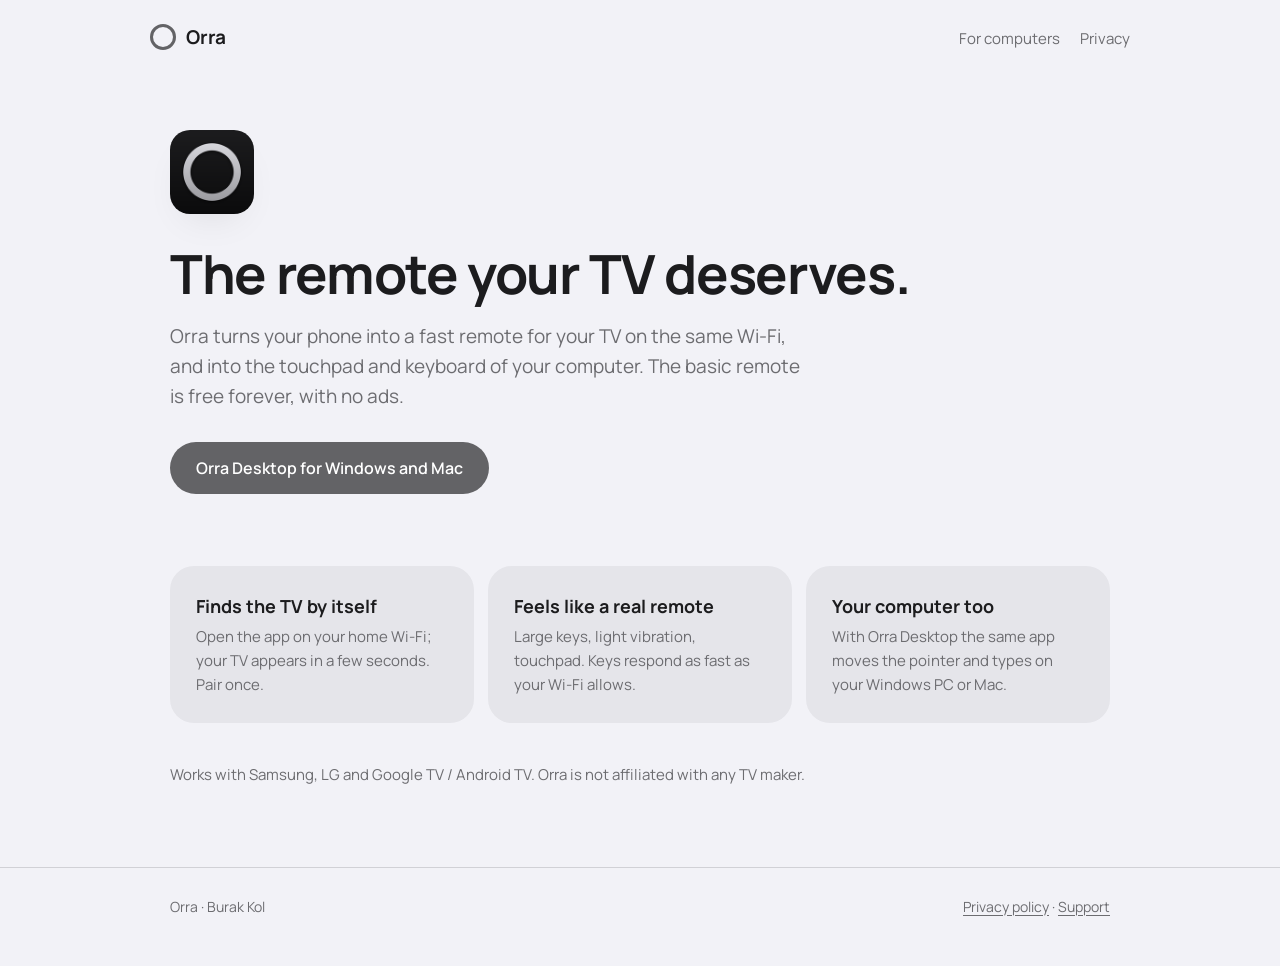
<file: index.html>
<!doctype html>
<html lang="tr">
<head>
<meta charset="utf-8">
<meta name="viewport" content="width=device-width, initial-scale=1">
<title>Orra: TV kumandası</title>
<meta name="description" content="Orra telefonunu TV'n ve bilgisayarın için hızlı bir kumandaya çevirir. Temel kumanda hep ücretsiz, reklam yok.">
<meta name="theme-color" content="#000000">
<link rel="icon" href="assets/icon-64.png">
<link rel="apple-touch-icon" href="assets/icon-180.png">
<link rel="stylesheet" href="assets/site.css">
<style>
  .hero { padding: 56px 0 8px; max-width: 760px; }
  .hero .actions { display: flex; flex-wrap: wrap; gap: 12px; margin-top: 30px; }
  .icon { width: 84px; height: 84px; border-radius: 20px; display: block; margin-bottom: 30px; box-shadow: 0 16px 40px -18px var(--shadow); }
  .grid { display: grid; gap: 14px; margin-top: 64px; }
  @media (min-width: 760px) { .grid { grid-template-columns: repeat(3, 1fr); } }
  .grid .card p { margin: 0; color: var(--muted); font-size: 15px; }
  .brands { margin-top: 40px; color: var(--muted); font-size: 15px; }
</style>
</head>
<body>
<header class="wrap top">
  <a class="brand" href="./"><span class="ring" aria-hidden="true"></span>Orra</a>
  <nav><a href="pc/" data-en="For computers">Bilgisayar için</a><a href="privacy.html" data-en="Privacy">Gizlilik</a></nav>
</header>

<main class="wrap">
  <section class="hero">
    <img class="icon" src="assets/icon-180.png" alt="">
    <h1 data-en="The remote your TV deserves.">TV'nin hak ettiği kumanda.</h1>
    <p class="lead" data-en="Orra turns your phone into a fast remote for your TV on the same Wi-Fi, and into the touchpad and keyboard of your computer. The basic remote is free forever, with no ads.">Orra, telefonunu aynı Wi-Fi'daki TV'n için hızlı bir kumandaya, bilgisayarın için de touchpad ve klavyeye çevirir. Temel kumanda hep ücretsiz, reklam yok.</p>
    <div class="actions">
      <a class="btn" href="pc/" data-en="Orra Desktop for Windows and Mac">Windows ve Mac için Orra Desktop</a>
    </div>
  </section>

  <section class="grid">
    <div class="card">
      <h3 data-en="Finds the TV by itself">TV'yi kendisi bulur</h3>
      <p data-en="Open the app on your home Wi-Fi; your TV appears in a few seconds. Pair once.">Ev Wi-Fi'nda uygulamayı aç, TV'n birkaç saniyede listede çıkar. Bir kez eşleştirirsin.</p>
    </div>
    <div class="card">
      <h3 data-en="Feels like a real remote">Gerçek kumanda gibi</h3>
      <p data-en="Large keys, light vibration, touchpad. Keys respond as fast as your Wi-Fi allows.">Büyük tuşlar, hafif titreşim, touchpad. Tuşlar Wi-Fi'nın izin verdiği hızda yanıt verir.</p>
    </div>
    <div class="card">
      <h3 data-en="Your computer too">Bilgisayarın da</h3>
      <p data-en="With Orra Desktop the same app moves the pointer and types on your Windows PC or Mac.">Orra Desktop ile aynı uygulama, Windows bilgisayarında ya da Mac'inde fareyi oynatır ve yazı yazar.</p>
    </div>
  </section>

  <p class="brands" data-en="Works with Samsung, LG and Google TV / Android TV. Orra is not affiliated with any TV maker.">Samsung, LG ve Google TV / Android TV ile çalışır. Orra hiçbir TV üreticisiyle bağlantılı değildir.</p>
</main>

<footer>
  <div class="wrap">
    <span>Orra · Burak Kol</span>
    <span><a href="privacy.html" data-en="Privacy policy">Gizlilik politikası</a> · <a href="mailto:kol.burak@icloud.com" data-en="Support">Destek</a></span>
  </div>
</footer>
<script>
  if (!/^tr\b/i.test(navigator.language || 'tr')) {
    document.documentElement.lang = 'en';
    document.title = 'Orra: TV remote';
    document.querySelectorAll('[data-en]').forEach(function (el) { el.textContent = el.getAttribute('data-en'); });
  }
</script>
</body>
</html>
</file>
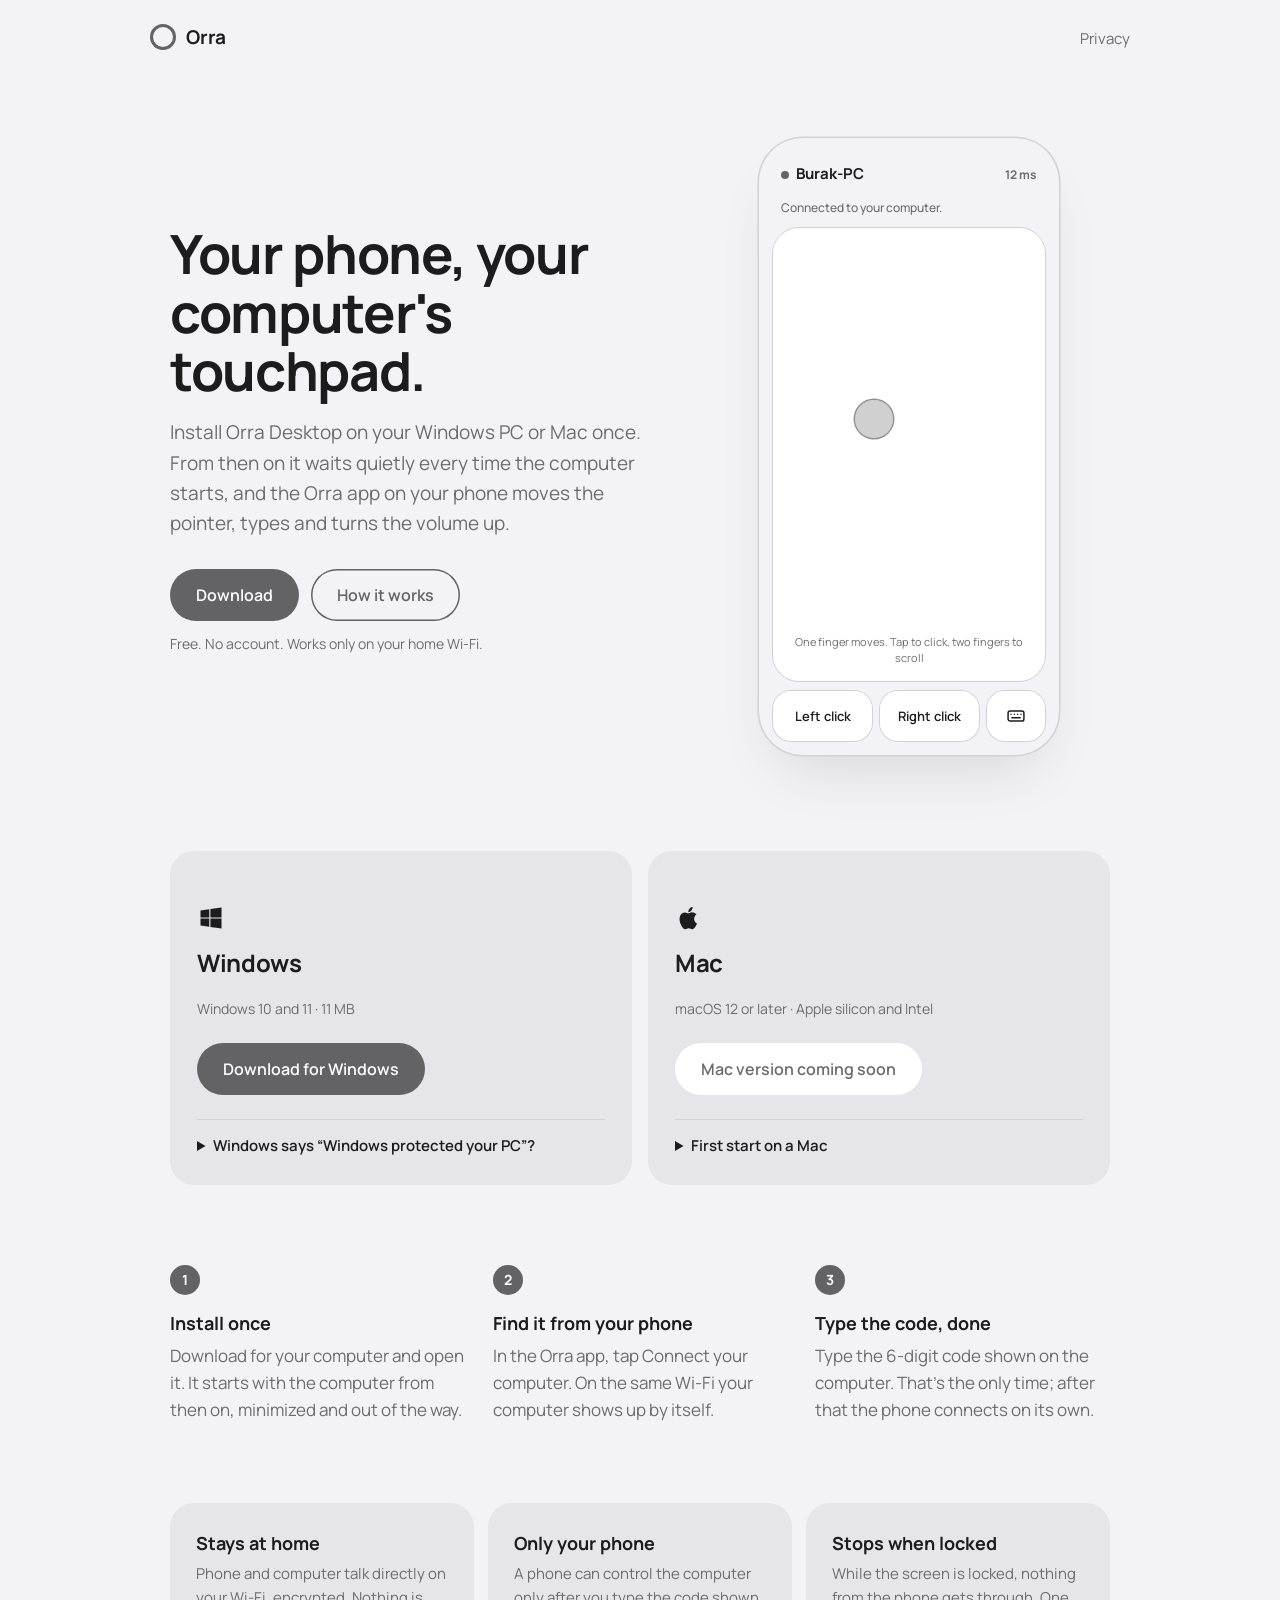
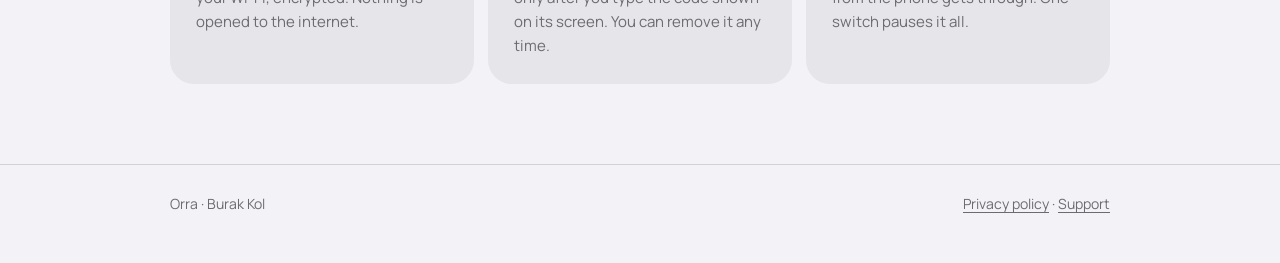
<file: pc/index.html>
<!doctype html>
<html lang="tr">
<head>
<meta charset="utf-8">
<meta name="viewport" content="width=device-width, initial-scale=1">
<title>Orra Desktop: telefonun bilgisayarının touchpad'i olsun</title>
<meta name="description" content="Orra Desktop'ı Windows'a veya Mac'e bir kez kur. Telefonundaki Orra ile fareyi oynat, yaz, sesi aç.">
<meta name="theme-color" content="#000000">
<link rel="icon" href="../assets/icon-64.png">
<link rel="apple-touch-icon" href="../assets/icon-180.png">
<link rel="stylesheet" href="../assets/site.css">
<style>
  .hero { display: grid; gap: 48px; align-items: center; padding: 40px 0 24px; }
  @media (min-width: 860px) { .hero { grid-template-columns: 1.1fr .9fr; padding-top: 64px; } }
  .hero .actions { display: flex; flex-wrap: wrap; gap: 12px; align-items: center; margin-top: 30px; }
  .hero .note { margin-top: 12px; }

  /* The phone, drawn like the app's computer screen: touchpad + click buttons. */
  .phone {
    width: min(300px, 82vw); margin: 0 auto; aspect-ratio: 9 / 18.5;
    background: var(--bg); border-radius: 44px; padding: 14px;
    box-shadow: 0 0 0 1.5px var(--key-edge), 0 30px 60px -20px var(--shadow);
    display: flex; flex-direction: column; gap: 10px;
  }
  .phone .bar { display: flex; align-items: center; justify-content: space-between; padding: 10px 8px 2px; font-weight: 700; font-size: 15px; }
  .phone .dot { width: 8px; height: 8px; border-radius: 50%; background: var(--accent); display: inline-block; margin-right: 7px; }
  .phone .status { font-size: 12px; color: var(--muted); font-weight: 500; padding: 0 8px; }
  .pad {
    flex: 1; border-radius: 26px; background: var(--key); position: relative; overflow: hidden;
    box-shadow: inset 0 1px 0 var(--highlight), 0 0 0 1px var(--key-edge);
  }
  .pad .hint { position: absolute; left: 0; right: 0; bottom: 16px; text-align: center; font-size: 11px; color: var(--muted); padding: 0 18px; line-height: 1.4; }
  .pad .touch {
    position: absolute; width: 38px; height: 38px; border-radius: 50%;
    background: color-mix(in srgb, var(--accent) 30%, transparent);
    box-shadow: 0 0 0 1.5px color-mix(in srgb, var(--accent) 70%, transparent);
    left: 30%; top: 38%; animation: glide 5.5s ease-in-out infinite;
  }
  @keyframes glide {
    0%, 100% { transform: translate(0, 0); }
    35% { transform: translate(70px, -46px); }
    60% { transform: translate(40px, 30px); }
  }
  @media (prefers-reduced-motion: reduce) { .pad .touch { animation: none; } }
  .keys { display: flex; gap: 8px; }
  .key {
    flex: 1; height: 50px; border-radius: 18px; background: var(--key); display: grid; place-items: center;
    font-size: 13px; font-weight: 600; box-shadow: inset 0 1px 0 var(--highlight), 0 0 0 1px var(--key-edge);
  }
  .key.icon { flex: none; width: 58px; }
  .key svg { width: 20px; height: 20px; }

  .downloads { display: grid; gap: 16px; margin-top: 72px; }
  @media (min-width: 760px) { .downloads { grid-template-columns: 1fr 1fr; } }
  .os { display: flex; flex-direction: column; gap: 6px; border: 1.5px solid transparent; }
  .os.mine { border-color: var(--accent); }
  .os .tag { font-size: 13px; font-weight: 700; color: var(--accent); min-height: 20px; }
  .os .btn { margin-top: 16px; align-self: flex-start; }
  .os .meta { font-size: 14px; color: var(--muted); }
  .os .logo { width: 28px; height: 28px; color: var(--fg); margin-bottom: 6px; }

  .steps { display: grid; gap: 28px; margin-top: 80px; counter-reset: step; }
  @media (min-width: 760px) { .steps { grid-template-columns: repeat(3, 1fr); } }
  .step::before {
    counter-increment: step; content: counter(step);
    display: grid; place-items: center; width: 30px; height: 30px; border-radius: 50%;
    background: var(--accent); color: var(--on-accent); font-weight: 700; font-size: 14px; margin-bottom: 14px;
  }
  .step p { margin: 0; color: var(--muted); }

  .facts { margin-top: 80px; display: grid; gap: 14px; }
  @media (min-width: 760px) { .facts { grid-template-columns: repeat(3, 1fr); } }
  .facts .card p { margin: 0; color: var(--muted); font-size: 15px; }

  details { margin-top: 18px; border-top: 1px solid var(--key-edge); padding-top: 14px; }
  summary { cursor: pointer; font-weight: 600; font-size: 15px; color: var(--fg); }
  details p, details ol { color: var(--muted); font-size: 15px; margin: 10px 0 0; }
</style>
</head>
<body>
<header class="wrap top">
  <a class="brand" href="../"><span class="ring" aria-hidden="true"></span>Orra</a>
  <nav><a href="../privacy.html" data-en="Privacy">Gizlilik</a></nav>
</header>

<main class="wrap">
  <section class="hero">
    <div>
      <h1 data-en="Your phone, your computer's touchpad.">Telefonun, bilgisayarının touchpad'i olsun.</h1>
      <p class="lead" data-en="Install Orra Desktop on your Windows PC or Mac once. From then on it waits quietly every time the computer starts, and the Orra app on your phone moves the pointer, types and turns the volume up.">Orra Desktop'ı Windows bilgisayarına ya da Mac'ine bir kez kur. Sonrasında bilgisayar her açıldığında sessizce bekler; telefonundaki Orra ile fareyi oynatır, yazı yazar, sesi açarsın.</p>
      <div class="actions">
        <a class="btn" id="primary" href="#indir" data-en="Download">İndir</a>
        <a class="btn ghost" href="#nasil" data-en="How it works">Nasıl çalışır</a>
      </div>
      <p class="note small muted" data-en="Free. No account. Works only on your home Wi-Fi.">Ücretsiz. Hesap yok. Yalnızca ev Wi-Fi'nda çalışır.</p>
    </div>

    <div class="phone" aria-hidden="true">
      <div class="bar"><span><span class="dot"></span>Burak-PC</span><span class="muted" style="font-size:12px">12 ms</span></div>
      <div class="status" data-en="Connected to your computer.">Bilgisayarına bağlı.</div>
      <div class="pad">
        <span class="touch"></span>
        <span class="hint" data-en="One finger moves. Tap to click, two fingers to scroll">Tek parmak oynatır. Dokun tıkla, iki parmakla kaydır</span>
      </div>
      <div class="keys">
        <div class="key" data-en="Left click">Sol tık</div>
        <div class="key" data-en="Right click">Sağ tık</div>
        <div class="key icon"><svg viewBox="0 0 24 24" fill="none" stroke="currentColor" stroke-width="1.8" stroke-linecap="round"><rect x="2.5" y="6" width="19" height="12" rx="2.5"/><path d="M6 10h.01M10 10h.01M14 10h.01M18 10h.01M7 14h10"/></svg></div>
      </div>
    </div>
  </section>

  <section class="downloads" id="indir">
    <article class="card os" id="win">
      <span class="tag"></span>
      <svg class="logo" viewBox="0 0 24 24" fill="currentColor" aria-hidden="true"><path d="M3 5.5 10.5 4.4v7.1H3zM11.5 4.3 21 3v8.5h-9.5zM3 12.5h7.5v7.1L3 18.5zM11.5 12.5H21V21l-9.5-1.3z"/></svg>
      <h2>Windows</h2>
      <span class="meta" data-en="Windows 10 and 11 · 11 MB">Windows 10 ve 11 · 11 MB</span>
      <a class="btn" href="https://github.com/burak01kol/orra-web/releases/latest/download/OrraDesktop-Setup.exe" data-en="Download for Windows">Windows için indir</a>
      <details>
        <summary data-en="Windows says “Windows protected your PC”?">Windows “Bilgisayarınız korundu” mu diyor?</summary>
        <p data-en="That screen appears for new programs Windows doesn't know yet. Choose More info, then Run anyway. Setup also lets Orra Desktop through the firewall on home networks only, so you won't be asked again.">Bu ekran, Windows'un henüz tanımadığı yeni programlarda çıkar. Ek bilgi'ye, sonra Yine de çalıştır'a bas. Kurulum, Orra Desktop'a güvenlik duvarında yalnızca ev ağı için izin verir; bir daha sorulmaz.</p>
      </details>
    </article>

    <article class="card os" id="mac">
      <span class="tag"></span>
      <svg class="logo" viewBox="0 0 24 24" fill="currentColor" aria-hidden="true"><path d="M16.4 12.6c0-2.4 2-3.5 2-3.6-1.1-1.6-2.8-1.8-3.4-1.8-1.4-.2-2.8.8-3.5.8s-1.8-.8-3-.8C7 7.2 5.5 8.1 4.7 9.6c-1.7 2.9-.4 7.2 1.2 9.6.8 1.2 1.7 2.4 2.9 2.4s1.6-.8 3-.8 1.8.8 3 .8 2-1.2 2.8-2.3c.9-1.3 1.2-2.6 1.3-2.7-.1 0-2.5-1-2.5-4zM14.1 5.5c.6-.8 1.1-1.8 1-2.9-.9 0-2.1.6-2.7 1.4-.6.7-1.1 1.8-1 2.8 1 .1 2.1-.5 2.7-1.3z"/></svg>
      <h2>Mac</h2>
      <span class="meta" data-en="macOS 12 or later · Apple silicon and Intel">macOS 12 ve sonrası · Apple çipli ve Intel</span>
      <a class="btn" id="macbtn" href="https://github.com/burak01kol/orra-web/releases/latest/download/OrraDesktop.dmg" data-en="Download for Mac">Mac için indir</a>
      <details>
        <summary data-en="First start on a Mac">Mac'te ilk açılış</summary>
        <ol>
          <li data-en="Open the file and drag Orra Desktop into Applications.">Dosyayı aç, Orra Desktop'ı Uygulamalar'a sürükle.</li>
          <li data-en="macOS asks for permission once: System Settings › Privacy & Security › Accessibility › Orra Desktop on. The app shows you where.">macOS bir kez izin ister: Sistem Ayarları › Gizlilik ve Güvenlik › Erişilebilirlik › Orra Desktop'ı aç. Uygulama yerini gösterir.</li>
        </ol>
      </details>
    </article>
  </section>

  <section id="nasil">
    <div class="steps">
      <div class="step">
        <h3 data-en="Install once">Bir kez kur</h3>
        <p data-en="Download for your computer and open it. It starts with the computer from then on, minimized and out of the way.">Bilgisayarına uygun olanı indir ve aç. Bundan sonra bilgisayarla birlikte, küçültülmüş hâlde kendisi açılır.</p>
      </div>
      <div class="step">
        <h3 data-en="Find it from your phone">Telefondan bul</h3>
        <p data-en="In the Orra app, tap Connect your computer. On the same Wi-Fi your computer shows up by itself.">Orra uygulamasında Bilgisayarını bağla'ya dokun. Aynı Wi-Fi'daysanız bilgisayarın kendiliğinden çıkar.</p>
      </div>
      <div class="step">
        <h3 data-en="Type the code, done">Kodu yaz, bitti</h3>
        <p data-en="Type the 6-digit code shown on the computer. That's the only time; after that the phone connects on its own.">Bilgisayarda görünen 6 haneli kodu telefona yaz. Bir kereye mahsus; sonra telefon kendisi bağlanır.</p>
      </div>
    </div>
  </section>

  <section class="facts">
    <div class="card">
      <h3 data-en="Stays at home">Evden çıkmaz</h3>
      <p data-en="Phone and computer talk directly on your Wi-Fi, encrypted. Nothing is opened to the internet.">Telefon ve bilgisayar Wi-Fi üzerinden doğrudan, şifreli konuşur. İnternete hiçbir şey açılmaz.</p>
    </div>
    <div class="card">
      <h3 data-en="Only your phone">Sadece senin telefonun</h3>
      <p data-en="A phone can control the computer only after you type the code shown on its screen. You can remove it any time.">Bir telefon, ancak bilgisayarın ekranındaki kodu yazdıktan sonra kontrol edebilir. İstediğin an listeden çıkarırsın.</p>
    </div>
    <div class="card">
      <h3 data-en="Stops when locked">Kilitliyken durur</h3>
      <p data-en="While the screen is locked, nothing from the phone gets through. One switch pauses it all.">Ekran kilitliyken telefondan gelen hiçbir şey işlenmez. Tek bir anahtarla her şeyi duraklatırsın.</p>
    </div>
  </section>
</main>

<footer>
  <div class="wrap">
    <span>Orra · Burak Kol</span>
    <span><a href="../privacy.html" data-en="Privacy policy">Gizlilik politikası</a> · <a href="mailto:kol.burak@icloud.com" data-en="Support">Destek</a></span>
  </div>
</footer>

<script>
  (function () {
    // Mac build not published yet: flip to true when OrraDesktop.dmg is in the release.
    var MAC_READY = false;

    var en = !/^tr\b/i.test(navigator.language || 'tr');
    if (en) {
      document.documentElement.lang = 'en';
      document.title = 'Orra Desktop: your phone, your computer’s touchpad';
      document.querySelectorAll('[data-en]').forEach(function (el) { el.textContent = el.getAttribute('data-en'); });
    }

    var mac = document.getElementById('macbtn');
    if (!MAC_READY) {
      mac.removeAttribute('href');
      mac.setAttribute('aria-disabled', 'true');
      mac.textContent = en ? 'Mac version coming soon' : 'Mac sürümü çok yakında';
    }

    var ua = navigator.userAgent || '';
    var mine = /Macintosh|Mac OS X/.test(ua) ? 'mac' : (/Windows/.test(ua) ? 'win' : null);
    if (mine) {
      var card = document.getElementById(mine);
      card.classList.add('mine');
      card.querySelector('.tag').textContent = en ? 'For this computer' : 'Bu bilgisayar için';
      card.parentNode.insertBefore(card, card.parentNode.firstChild);
      if (mine === 'win' || MAC_READY) {
        var primary = document.getElementById('primary');
        primary.href = card.querySelector('.btn').getAttribute('href');
        primary.textContent = mine === 'win'
          ? (en ? 'Download for Windows' : 'Windows için indir')
          : (en ? 'Download for Mac' : 'Mac için indir');
      }
    }
  })();
</script>
</body>
</html>
</file>
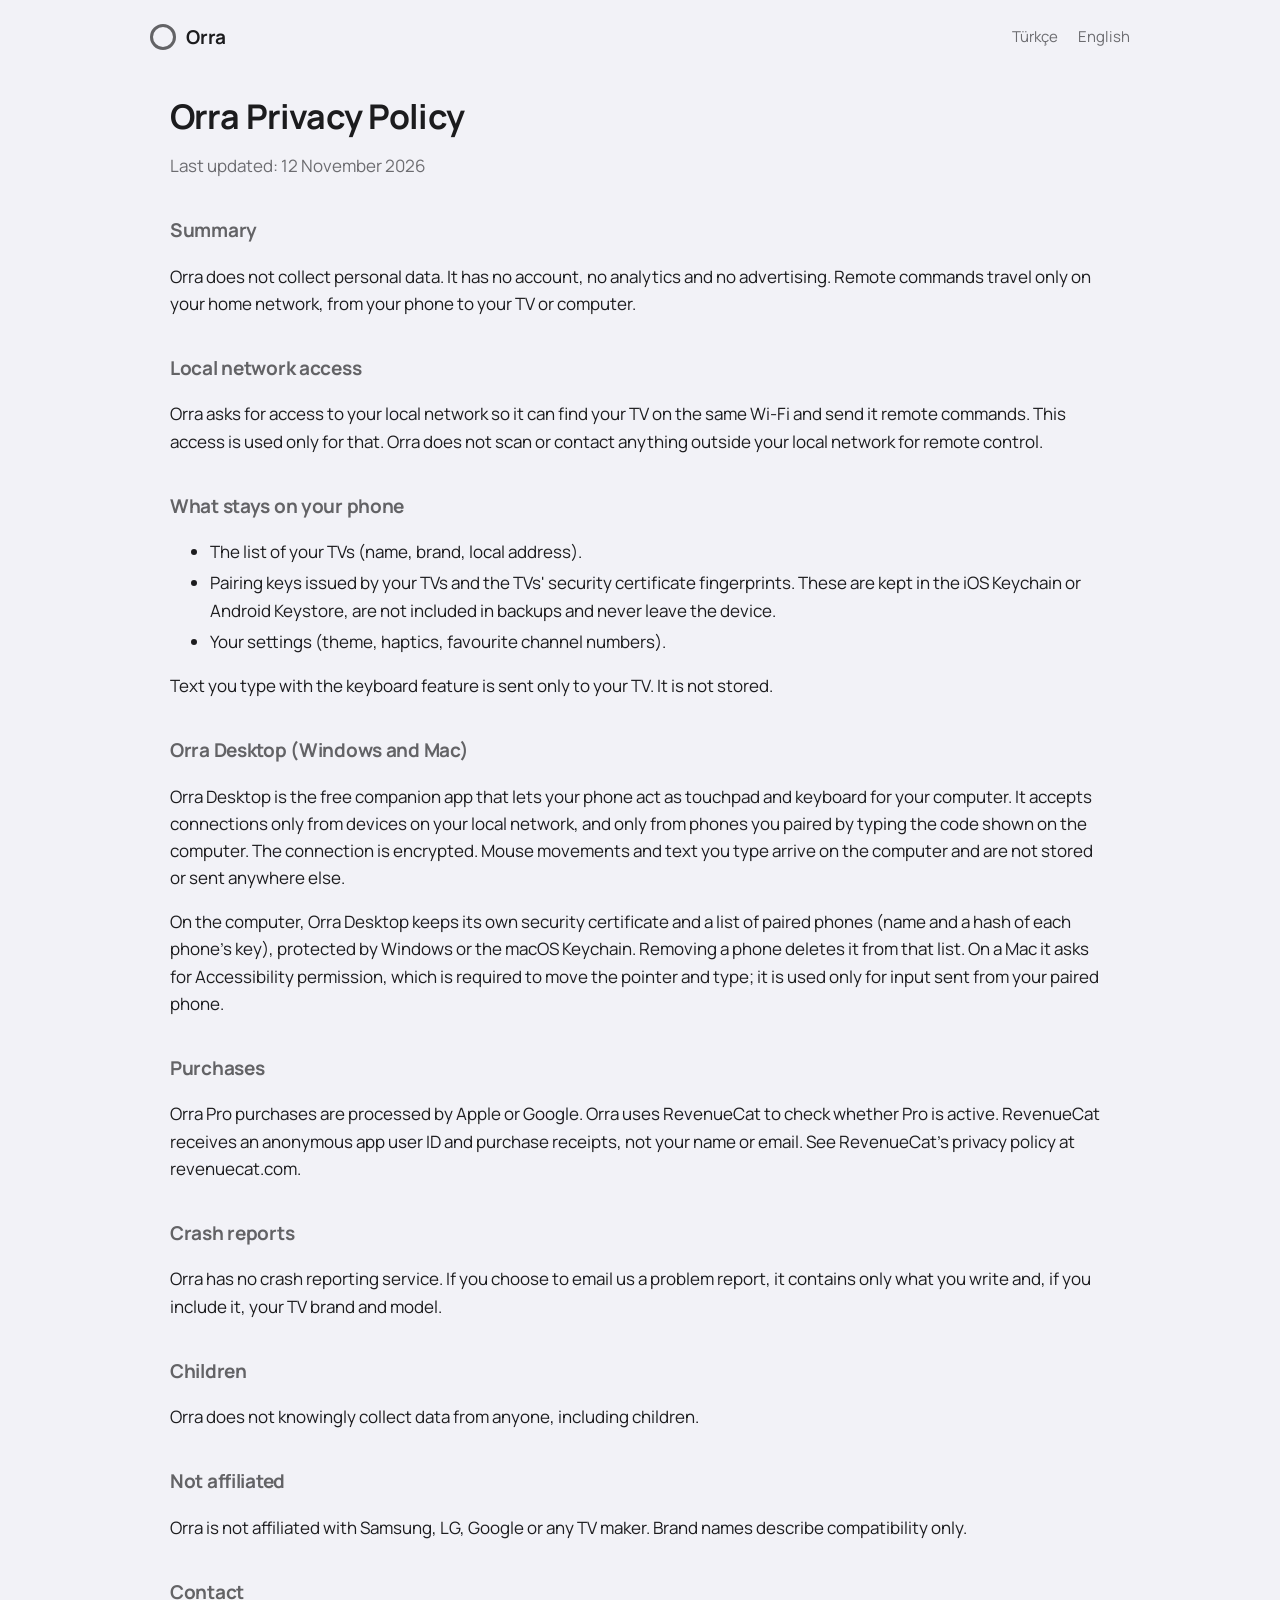
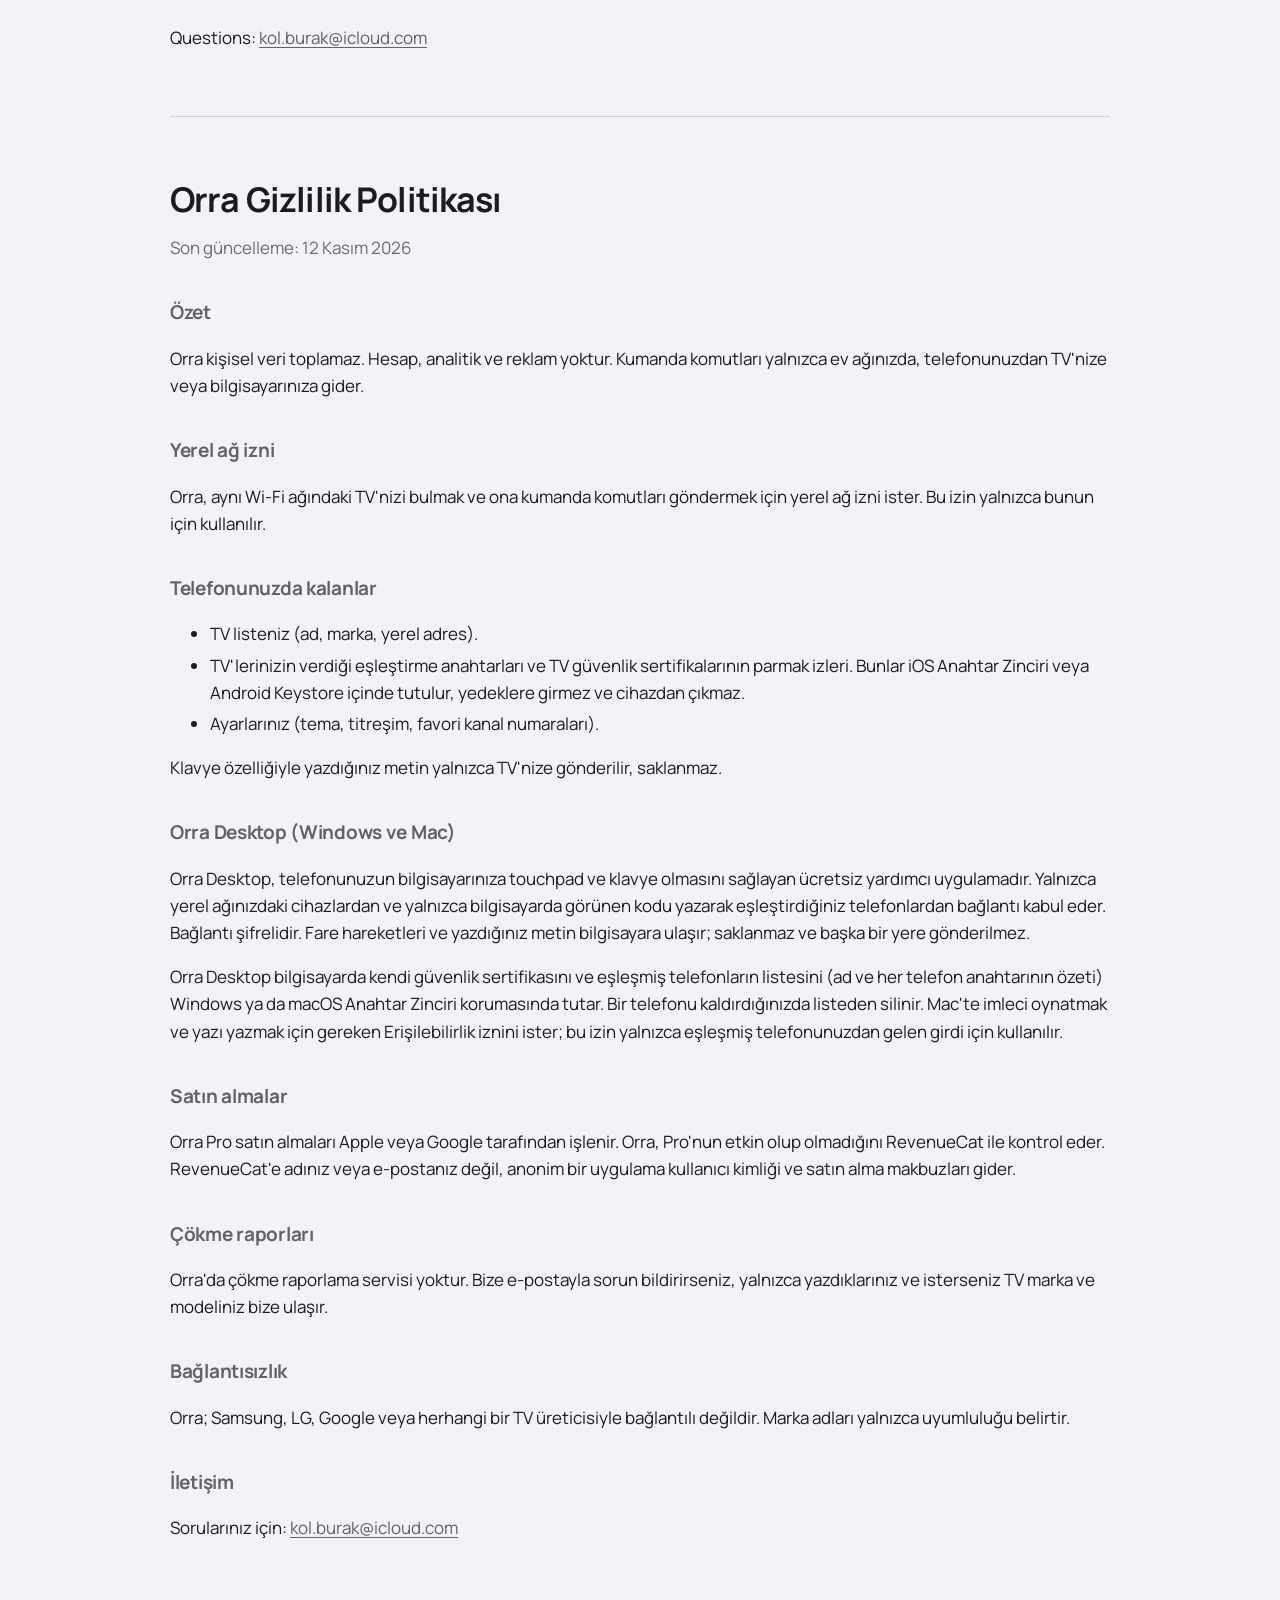
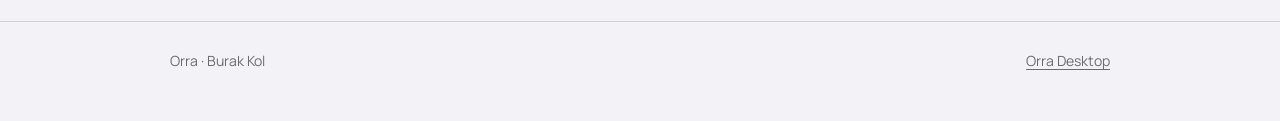
<file: privacy.html>
<!doctype html>
<html lang="en">
<head>
<meta charset="utf-8">
<meta name="viewport" content="width=device-width, initial-scale=1">
<title>Orra Privacy Policy</title>
<meta name="theme-color" content="#000000">
<link rel="icon" href="assets/icon-64.png">
<link rel="stylesheet" href="assets/site.css">
<style>
  main { max-width: 700px; padding-top: 16px; padding-bottom: 40px; }
  main h1 { font-size: 34px; margin: 24px 0 4px; }
  main h2 { font-size: 19px; margin: 36px 0 8px; color: var(--accent); }
  li { margin: 4px 0; }
  hr { border: 0; border-top: 1px solid var(--key-edge); margin: 64px 0; }
  .lang { font-size: 14px; }
</style>
</head>
<body>
<header class="wrap top">
  <a class="brand" href="./"><span class="ring" aria-hidden="true"></span>Orra</a>
  <nav class="lang"><a href="#tr">Türkçe</a><a href="#en">English</a></nav>
</header>
<main class="wrap">
<section lang="en" id="en">
  <h1>Orra Privacy Policy</h1>
  <p class="muted">Last updated: 12 November 2026</p>

  <h2>Summary</h2>
  <p>Orra does not collect personal data. It has no account, no analytics and no advertising. Remote commands travel only on your home network, from your phone to your TV or computer.</p>

  <h2>Local network access</h2>
  <p>Orra asks for access to your local network so it can find your TV on the same Wi-Fi and send it remote commands. This access is used only for that. Orra does not scan or contact anything outside your local network for remote control.</p>

  <h2>What stays on your phone</h2>
  <ul>
    <li>The list of your TVs (name, brand, local address).</li>
    <li>Pairing keys issued by your TVs and the TVs' security certificate fingerprints. These are kept in the iOS Keychain or Android Keystore, are not included in backups and never leave the device.</li>
    <li>Your settings (theme, haptics, favourite channel numbers).</li>
  </ul>
  <p>Text you type with the keyboard feature is sent only to your TV. It is not stored.</p>

  <h2>Orra Desktop (Windows and Mac)</h2>
  <p>Orra Desktop is the free companion app that lets your phone act as touchpad and keyboard for your computer. It accepts connections only from devices on your local network, and only from phones you paired by typing the code shown on the computer. The connection is encrypted. Mouse movements and text you type arrive on the computer and are not stored or sent anywhere else.</p>
  <p>On the computer, Orra Desktop keeps its own security certificate and a list of paired phones (name and a hash of each phone's key), protected by Windows or the macOS Keychain. Removing a phone deletes it from that list. On a Mac it asks for Accessibility permission, which is required to move the pointer and type; it is used only for input sent from your paired phone.</p>

  <h2>Purchases</h2>
  <p>Orra Pro purchases are processed by Apple or Google. Orra uses RevenueCat to check whether Pro is active. RevenueCat receives an anonymous app user ID and purchase receipts, not your name or email. See RevenueCat's privacy policy at revenuecat.com.</p>

  <h2>Crash reports</h2>
  <p>Orra has no crash reporting service. If you choose to email us a problem report, it contains only what you write and, if you include it, your TV brand and model.</p>

  <h2>Children</h2>
  <p>Orra does not knowingly collect data from anyone, including children.</p>

  <h2>Not affiliated</h2>
  <p>Orra is not affiliated with Samsung, LG, Google or any TV maker. Brand names describe compatibility only.</p>

  <h2>Contact</h2>
  <p>Questions: <a href="mailto:kol.burak@icloud.com">kol.burak@icloud.com</a></p>
</section>

<hr>

<section lang="tr" id="tr">
  <h1>Orra Gizlilik Politikası</h1>
  <p class="muted">Son güncelleme: 12 Kasım 2026</p>

  <h2>Özet</h2>
  <p>Orra kişisel veri toplamaz. Hesap, analitik ve reklam yoktur. Kumanda komutları yalnızca ev ağınızda, telefonunuzdan TV'nize veya bilgisayarınıza gider.</p>

  <h2>Yerel ağ izni</h2>
  <p>Orra, aynı Wi-Fi ağındaki TV'nizi bulmak ve ona kumanda komutları göndermek için yerel ağ izni ister. Bu izin yalnızca bunun için kullanılır.</p>

  <h2>Telefonunuzda kalanlar</h2>
  <ul>
    <li>TV listeniz (ad, marka, yerel adres).</li>
    <li>TV'lerinizin verdiği eşleştirme anahtarları ve TV güvenlik sertifikalarının parmak izleri. Bunlar iOS Anahtar Zinciri veya Android Keystore içinde tutulur, yedeklere girmez ve cihazdan çıkmaz.</li>
    <li>Ayarlarınız (tema, titreşim, favori kanal numaraları).</li>
  </ul>
  <p>Klavye özelliğiyle yazdığınız metin yalnızca TV'nize gönderilir, saklanmaz.</p>

  <h2>Orra Desktop (Windows ve Mac)</h2>
  <p>Orra Desktop, telefonunuzun bilgisayarınıza touchpad ve klavye olmasını sağlayan ücretsiz yardımcı uygulamadır. Yalnızca yerel ağınızdaki cihazlardan ve yalnızca bilgisayarda görünen kodu yazarak eşleştirdiğiniz telefonlardan bağlantı kabul eder. Bağlantı şifrelidir. Fare hareketleri ve yazdığınız metin bilgisayara ulaşır; saklanmaz ve başka bir yere gönderilmez.</p>
  <p>Orra Desktop bilgisayarda kendi güvenlik sertifikasını ve eşleşmiş telefonların listesini (ad ve her telefon anahtarının özeti) Windows ya da macOS Anahtar Zinciri korumasında tutar. Bir telefonu kaldırdığınızda listeden silinir. Mac'te imleci oynatmak ve yazı yazmak için gereken Erişilebilirlik iznini ister; bu izin yalnızca eşleşmiş telefonunuzdan gelen girdi için kullanılır.</p>

  <h2>Satın almalar</h2>
  <p>Orra Pro satın almaları Apple veya Google tarafından işlenir. Orra, Pro'nun etkin olup olmadığını RevenueCat ile kontrol eder. RevenueCat'e adınız veya e-postanız değil, anonim bir uygulama kullanıcı kimliği ve satın alma makbuzları gider.</p>

  <h2>Çökme raporları</h2>
  <p>Orra'da çökme raporlama servisi yoktur. Bize e-postayla sorun bildirirseniz, yalnızca yazdıklarınız ve isterseniz TV marka ve modeliniz bize ulaşır.</p>

  <h2>Bağlantısızlık</h2>
  <p>Orra; Samsung, LG, Google veya herhangi bir TV üreticisiyle bağlantılı değildir. Marka adları yalnızca uyumluluğu belirtir.</p>

  <h2>İletişim</h2>
  <p>Sorularınız için: <a href="mailto:kol.burak@icloud.com">kol.burak@icloud.com</a></p>
</section>
</main>
<footer>
  <div class="wrap"><span>Orra · Burak Kol</span><span><a href="pc/">Orra Desktop</a></span></div>
</footer>
</body>
</html>
</file>
<file: assets/site.css>
/* Orra web pages. Same palette and type as the app (lib/app/theme.dart): Apple system grays,
   one light-gray accent, Manrope. Dark by default, light mode follows the system. */
@font-face {
  font-family: "Manrope";
  src: url("Manrope-Variable.ttf") format("truetype");
  font-weight: 200 800;
  font-display: swap;
}

:root {
  --bg: #000000;
  --raised: #1C1C1E;
  --key: #2C2C2E;
  --key-edge: #3A3A3C;
  --fg: #F2F2F7;
  --muted: #98989F;
  --accent: #AEAEB2;
  --on-accent: #000000;
  --highlight: rgba(255, 255, 255, .08);
  --shadow: rgba(0, 0, 0, .55);
}
@media (prefers-color-scheme: light) {
  :root {
    --bg: #F2F2F7;
    --raised: #E5E5EA;
    --key: #FFFFFF;
    --key-edge: #D1D1D6;
    --fg: #1C1C1E;
    --muted: #6C6C70;
    --accent: #636366;
    --on-accent: #FFFFFF;
    --highlight: rgba(255, 255, 255, .7);
    --shadow: rgba(0, 0, 0, .12);
  }
}

* { box-sizing: border-box; }
html { -webkit-text-size-adjust: 100%; }
body {
  margin: 0;
  background: var(--bg);
  color: var(--fg);
  font: 400 17px/1.6 "Manrope", -apple-system, "Segoe UI", Roboto, sans-serif;
  -webkit-font-smoothing: antialiased;
}
a { color: var(--accent); text-underline-offset: 3px; }
.wrap { max-width: 980px; margin: 0 auto; padding: 0 20px; }

/* Top bar */
.top { display: flex; align-items: center; justify-content: space-between; padding: 22px 0; }
.brand { display: flex; align-items: center; gap: 10px; color: var(--fg); text-decoration: none; font-weight: 700; font-size: 19px; letter-spacing: -.01em; }
.ring { width: 26px; height: 26px; border: 3px solid var(--accent); border-radius: 50%; flex: none; }
.top nav a { color: var(--muted); text-decoration: none; font-size: 15px; margin-left: 20px; }
.top nav a:hover { color: var(--fg); }

/* Type */
h1 { font-size: clamp(34px, 6vw, 54px); line-height: 1.08; letter-spacing: -.025em; font-weight: 700; margin: 0 0 18px; }
h2 { font-size: 24px; letter-spacing: -.015em; font-weight: 700; margin: 0 0 10px; }
h3 { font-size: 18px; font-weight: 700; margin: 0 0 4px; }
.lead { font-size: 19px; color: var(--muted); max-width: 34em; margin: 0; }
.muted { color: var(--muted); }
.small { font-size: 14px; }

/* Buttons, like the app's primary button */
.btn {
  display: inline-flex; align-items: center; justify-content: center; gap: 10px;
  min-height: 52px; padding: 0 26px; border-radius: 999px;
  background: var(--accent); color: var(--on-accent);
  font: 600 16px/1 "Manrope", sans-serif; text-decoration: none; border: 0; cursor: pointer;
}
.btn:hover { filter: brightness(1.06); }
.btn.ghost { background: transparent; color: var(--accent); box-shadow: inset 0 0 0 1.5px var(--accent); }
.btn[aria-disabled="true"] { background: var(--key); color: var(--muted); box-shadow: none; cursor: default; filter: none; }
.btn svg { width: 18px; height: 18px; }

/* Cards */
.card { background: var(--raised); border-radius: 24px; padding: 26px; }

/* Footer */
footer { border-top: 1px solid var(--key-edge); margin-top: 80px; padding: 28px 0 48px; color: var(--muted); font-size: 14px; }
footer .wrap { display: flex; flex-wrap: wrap; gap: 8px 24px; justify-content: space-between; }
footer a { color: var(--muted); }

@media (max-width: 640px) {
  body { font-size: 16px; }
  .top nav a { margin-left: 14px; }
  .card { padding: 22px; border-radius: 20px; }
}
</file>
